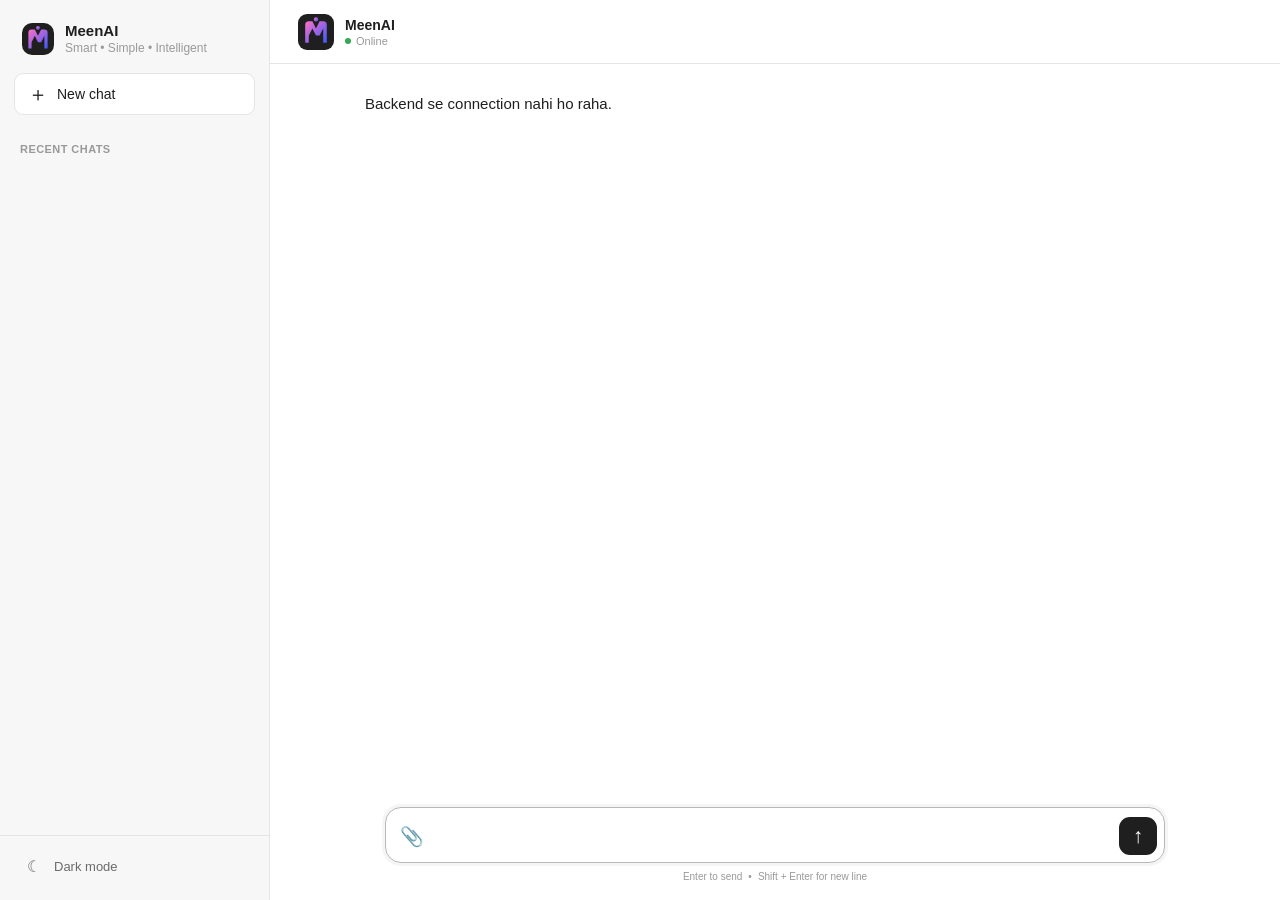
<file: frontend/index.html>
<!DOCTYPE html>
<html lang="en">

<head>
    <meta charset="UTF-8">
    <meta name="viewport" content="width=device-width, initial-scale=1.0">

    <title>MeenAI</title>
    <link rel="icon" href="data:image/svg+xml,<svg xmlns='http://www.w3.org/2000/svg' viewBox='0 0 100 100'><defs><linearGradient id='g' x1='0%25' y1='0%25' x2='100%25' y2='100%25'><stop offset='0%25' stop-color='%23ff6ec7'/><stop offset='100%25' stop-color='%233d5afe'/></linearGradient></defs><path d='M20 80 L20 30 Q20 20 30 20 L40 20 L50 40 L60 20 L70 20 Q80 20 80 30 L80 80 L70 80 L70 40 L60 60 L50 60 L40 40 L30 60 L30 80 Z' fill='url(%23g)'/></svg>">

    <link rel="stylesheet" href="style.css">
</head>

<body>

<div class="app">

    <!-- SIDEBAR -->
    <aside class="sidebar">

        <div class="sidebar-top">

            <div class="brand">
                <!-- SVG Logo -->
                <svg class="brand-icon" viewBox="0 0 100 100" xmlns="http://www.w3.org/2000/svg">
                    <defs>
                        <linearGradient id="grad1" x1="0%" y1="0%" x2="100%" y2="100%">
                            <stop offset="0%" style="stop-color:#ff6ec7;stop-opacity:1" />
                            <stop offset="100%" style="stop-color:#3d5afe;stop-opacity:1" />
                        </linearGradient>
                    </defs>
                    <path d="M20 80 L20 30 Q20 20 30 20 L40 20 L50 40 L60 20 L70 20 Q80 20 80 30 L80 80 L70 80 L70 40 L60 60 L50 60 L40 40 L30 60 L30 80 Z" fill="url(#grad1)"/>
                    <circle cx="50" cy="15" r="6" fill="url(#grad1)"/>
                </svg>

                <div>
                    <div class="brand-name">MeenAI</div>
                    <div class="brand-subtitle">Smart • Simple • Intelligent</div>
                </div>
            </div>

            <button id="newChatButton" class="new-chat-button">
                <span>＋</span>
                <span>New chat</span>
            </button>

        </div>

        <div class="history-section">

            <div class="history-label">
                Recent chats
            </div>

            <div id="chatHistory" class="chat-history"></div>

        </div>

        <div class="sidebar-bottom">

            <button id="themeButton" class="sidebar-action">
                <span id="themeIcon">☾</span>
                <span id="themeText">Dark mode</span>
            </button>

        </div>

    </aside>


    <!-- MAIN -->
    <section class="chat-section">

        <!-- HEADER -->
        <header class="header">

            <div class="header-left">

                <!-- SVG Logo Header -->
                <svg class="assistant-avatar" viewBox="0 0 100 100" xmlns="http://www.w3.org/2000/svg">
                    <defs>
                        <linearGradient id="grad2" x1="0%" y1="0%" x2="100%" y2="100%">
                            <stop offset="0%" style="stop-color:#ff6ec7;stop-opacity:1" />
                            <stop offset="100%" style="stop-color:#3d5afe;stop-opacity:1" />
                        </linearGradient>
                    </defs>
                    <path d="M20 80 L20 30 Q20 20 30 20 L40 20 L50 40 L60 20 L70 20 Q80 20 80 30 L80 80 L70 80 L70 40 L60 60 L50 60 L40 40 L30 60 L30 80 Z" fill="url(#grad2)"/>
                    <circle cx="50" cy="15" r="6" fill="url(#grad2)"/>
                </svg>

                <div>
                    <div class="header-title">
                        MeenAI
                    </div>

                    <div class="online-status">
                        <span class="status-dot"></span>
                        Online
                    </div>
                </div>

            </div>

        </header>


        <!-- CHAT -->
        <main id="chatBox" class="chat-box">

            <div class="welcome-container">

                <!-- SVG Logo Welcome -->
                <svg class="welcome-icon" viewBox="0 0 100 100" xmlns="http://www.w3.org/2000/svg">
                    <defs>
                        <linearGradient id="grad3" x1="0%" y1="0%" x2="100%" y2="100%">
                            <stop offset="0%" style="stop-color:#ff6ec7;stop-opacity:1" />
                            <stop offset="100%" style="stop-color:#3d5afe;stop-opacity:1" />
                        </linearGradient>
                    </defs>
                    <path d="M20 80 L20 30 Q20 20 30 20 L40 20 L50 40 L60 20 L70 20 Q80 20 80 30 L80 80 L70 80 L70 40 L60 60 L50 60 L40 40 L30 60 L30 80 Z" fill="url(#grad3)"/>
                    <circle cx="50" cy="15" r="6" fill="url(#grad3)"/>
                </svg>

                <h1>How can I help you?</h1>

                <p>
                    Ask me anything, write code, explain concepts,
                    or help solve a problem.
                </p>

            </div>

        </main>


        <!-- INPUT -->
        <div class="input-wrapper">

            <div
                class="image-preview-container"
                id="imagePreviewContainer">
            </div>

            <div class="input-container">

                <button
                    id="attachButton"
                    class="attach-button"
                    type="button"
                    aria-label="Upload image"
                    title="Upload image">
                    📎
                </button>

                <input
                    type="file"
                    id="imageInput"
                    accept="image/png,image/jpeg,image/webp"
                    hidden
                >

                <textarea
                    id="messageInput"
                    rows="1"
                    placeholder="Message MeenAI..."
                    autocomplete="off">
                </textarea>

                <button
                    id="sendButton"
                    class="send-button"
                    type="button"
                    aria-label="Send message">
                    ↑
                </button>

            </div>

            <div class="input-hint">
                <span>Enter to send</span>
                <span>•</span>
                <span>Shift + Enter for new line</span>
            </div>

        </div>

    </section>

</div>


<script src="script.js"></script>

</body>
</html>
</file>
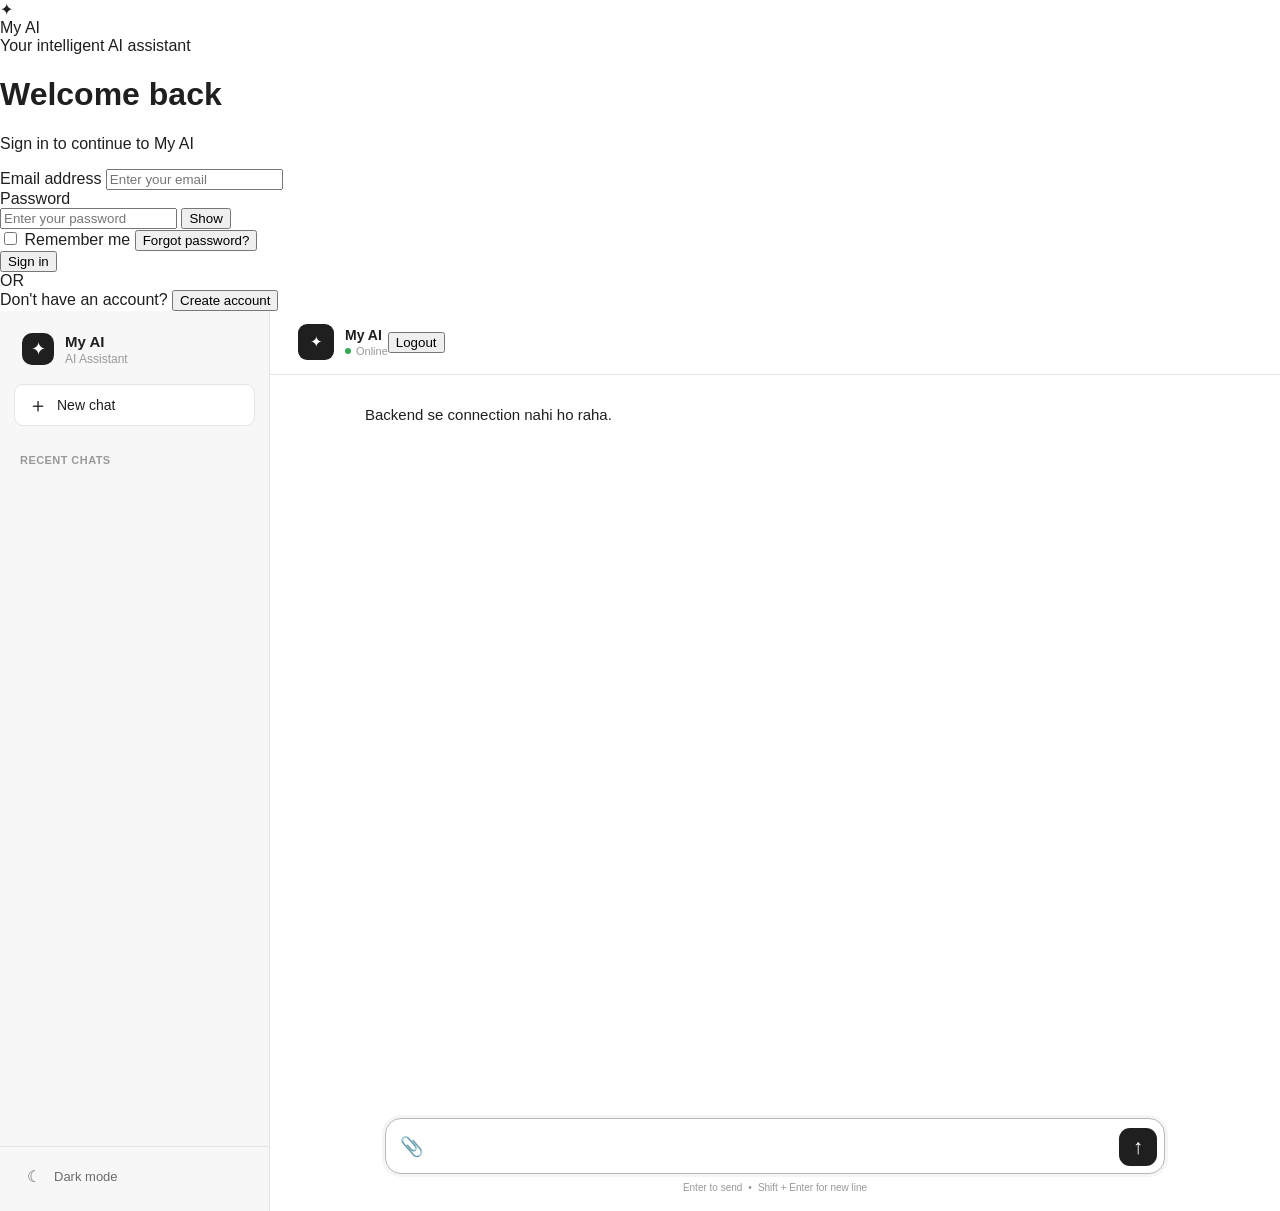
<file: frontend/index_before_auth.html>
<!DOCTYPE html>
<html lang="en">

<head>
    <meta charset="UTF-8">
    <meta name="viewport" content="width=device-width, initial-scale=1.0">

    <title>My AI</title>

    <link rel="stylesheet" href="style.css">
</head>

<body>

<!-- =====================================================
     AUTHENTICATION
===================================================== -->

<div id="authScreen" class="auth-screen">

    <div class="auth-card">

        <!-- LOGO -->

        <div class="auth-logo">
            <div class="auth-logo-icon">✦</div>
        </div>

        <div class="auth-brand">
            <div class="auth-brand-name">My AI</div>
            <div class="auth-brand-subtitle">
                Your intelligent AI assistant
            </div>
        </div>


        <!-- ================= LOGIN ================= -->

        <div id="loginView" class="auth-view">

            <div class="auth-heading">
                <h1>Welcome back</h1>

                <p>
                    Sign in to continue to My AI
                </p>
            </div>


            <form id="loginForm">

                <div class="form-group">

                    <label for="loginEmail">
                        Email address
                    </label>

                    <input
                        type="email"
                        id="loginEmail"
                        name="email"
                        placeholder="Enter your email"
                        autocomplete="email"
                        required
                    >

                </div>


                <div class="form-group">

                    <label for="loginPassword">
                        Password
                    </label>

                    <div class="password-wrapper">

                        <input
                            type="password"
                            id="loginPassword"
                            name="password"
                            placeholder="Enter your password"
                            autocomplete="current-password"
                            required
                        >

                        <button
                            type="button"
                            class="password-toggle"
                            data-target="loginPassword"
                            aria-label="Show password">
                            Show
                        </button>

                    </div>

                </div>


                <div class="auth-options">

                    <label class="remember-me">

                        <input
                            type="checkbox"
                            id="rememberMe"
                        >

                        <span>Remember me</span>

                    </label>


                    <button
                        type="button"
                        id="forgotPasswordButton"
                        class="forgot-password">
                        Forgot password?
                    </button>

                </div>


                <button
                    type="submit"
                    class="auth-submit-button">
                    Sign in
                </button>

            </form>


            <div
                id="loginMessage"
                class="auth-message">
            </div>


            <div class="auth-divider">
                <span>OR</span>
            </div>


            <div class="auth-switch">

                <span>
                    Don't have an account?
                </span>

                <button
                    type="button"
                    id="showRegisterButton">
                    Create account
                </button>

            </div>

        </div>


        <!-- ================= REGISTER ================= -->

        <div
            id="registerView"
            class="auth-view"
            hidden>

            <div class="auth-heading">

                <h1>Create your account</h1>

                <p>
                    Get started with My AI
                </p>

            </div>


            <form id="registerForm">

                <div class="form-group">

                    <label for="registerName">
                        Full name
                    </label>

                    <input
                        type="text"
                        id="registerName"
                        name="name"
                        placeholder="Enter your full name"
                        autocomplete="name"
                        maxlength="100"
                        required
                    >

                </div>


                <div class="form-group">

                    <label for="registerEmail">
                        Email address
                    </label>

                    <input
                        type="email"
                        id="registerEmail"
                        name="email"
                        placeholder="Enter your email"
                        autocomplete="email"
                        maxlength="255"
                        required
                    >

                </div>


                <div class="form-group">

                    <label for="registerPassword">
                        Password
                    </label>

                    <div class="password-wrapper">

                        <input
                            type="password"
                            id="registerPassword"
                            name="password"
                            placeholder="Create a password"
                            autocomplete="new-password"
                            required
                        >

                        <button
                            type="button"
                            class="password-toggle"
                            data-target="registerPassword"
                            aria-label="Show password">
                            Show
                        </button>

                    </div>

                    <div class="password-hint">
                        Use at least 8 characters.
                    </div>

                </div>


                <div class="form-group">

                    <label for="confirmPassword">
                        Confirm password
                    </label>

                    <div class="password-wrapper">

                        <input
                            type="password"
                            id="confirmPassword"
                            name="confirmPassword"
                            placeholder="Confirm your password"
                            autocomplete="new-password"
                            required
                        >

                        <button
                            type="button"
                            class="password-toggle"
                            data-target="confirmPassword"
                            aria-label="Show password">
                            Show
                        </button>

                    </div>

                </div>


                <label class="terms-checkbox">

                    <input
                        type="checkbox"
                        id="acceptTerms"
                        required
                    >

                    <span>
                        I agree to the
                        <button
                            type="button"
                            class="inline-link">
                            Terms of Service
                        </button>
                        and
                        <button
                            type="button"
                            class="inline-link">
                            Privacy Policy
                        </button>
                    </span>

                </label>


                <button
                    type="submit"
                    class="auth-submit-button">
                    Create account
                </button>

            </form>


            <div
                id="registerMessage"
                class="auth-message">
            </div>


            <div class="auth-divider">
                <span>OR</span>
            </div>


            <div class="auth-switch">

                <span>
                    Already have an account?
                </span>

                <button
                    type="button"
                    id="showLoginButton">
                    Sign in
                </button>

            </div>

        </div>

    </div>

</div>


<!-- =====================================================
     MAIN APPLICATION
===================================================== -->

<div
    id="appScreen"
    class="app"
    hidden>


    <!-- ================= SIDEBAR ================= -->

    <aside class="sidebar">

        <div class="sidebar-top">

            <div class="brand">

                <div class="brand-icon">
                    ✦
                </div>

                <div>

                    <div class="brand-name">
                        My AI
                    </div>

                    <div class="brand-subtitle">
                        AI Assistant
                    </div>

                </div>

            </div>


            <button
                id="newChatButton"
                class="new-chat-button">

                <span>＋</span>
                <span>New chat</span>

            </button>

        </div>


        <!-- CHAT HISTORY -->

        <div class="history-section">

            <div class="history-label">
                Recent chats
            </div>

            <div
                id="chatHistory"
                class="chat-history">
            </div>

        </div>


        <!-- SIDEBAR BOTTOM -->

        <div class="sidebar-bottom">

            <button
                id="themeButton"
                class="sidebar-action">

                <span id="themeIcon">
                    ☾
                </span>

                <span id="themeText">
                    Dark mode
                </span>

            </button>

        </div>

    </aside>


    <!-- ================= CHAT SECTION ================= -->

    <section class="chat-section">


        <!-- HEADER -->

        <header class="header">

            <div class="header-left">

                <div class="assistant-avatar">
                    ✦
                </div>

                <div>

                    <div class="header-title">
                        My AI
                    </div>

                    <div class="online-status">

                        <span class="status-dot"></span>

                        Online

                    </div>

                </div>

            </div>


            <!-- USER AREA -->

            <div class="header-right">

                <button
                    id="logoutButton"
                    class="logout-button"
                    type="button">
                    Logout
                </button>

            </div>

        </header>


        <!-- ================= CHAT ================= -->

        <main
            id="chatBox"
            class="chat-box">

            <div class="welcome-container">

                <div class="welcome-icon">
                    ✦
                </div>

                <h1>
                    How can I help you?
                </h1>

                <p>
                    Ask me anything, write code, explain concepts,
                    or help solve a problem.
                </p>

            </div>

        </main>


        <!-- ================= INPUT ================= -->

        <div class="input-wrapper">


            <!-- IMAGE PREVIEW -->

            <div
                class="image-preview-container"
                id="imagePreviewContainer">
            </div>


            <div class="input-container">


                <!-- ATTACH -->

                <button
                    id="attachButton"
                    class="attach-button"
                    type="button"
                    aria-label="Upload image"
                    title="Upload image">

                    📎

                </button>


                <input
                    type="file"
                    id="imageInput"
                    accept="image/png,image/jpeg,image/webp"
                    hidden
                >


                <!-- MESSAGE -->

                <textarea
                    id="messageInput"
                    rows="1"
                    placeholder="Message My AI..."
                    autocomplete="off">
                </textarea>


                <!-- SEND -->

                <button
                    id="sendButton"
                    class="send-button"
                    type="button"
                    aria-label="Send message">

                    ↑

                </button>

            </div>


            <div class="input-hint">

                <span>
                    Enter to send
                </span>

                <span>
                    •
                </span>

                <span>
                    Shift + Enter for new line
                </span>

            </div>

        </div>

    </section>

</div>


<!-- =====================================================
     JAVASCRIPT
===================================================== -->

<script src="script.js"></script>


<!-- =====================================================
     AUTH UI SCRIPT
===================================================== -->

<script>

document.addEventListener("DOMContentLoaded", function () {

    const authScreen = document.getElementById("authScreen");
    const appScreen = document.getElementById("appScreen");

    const loginView = document.getElementById("loginView");
    const registerView = document.getElementById("registerView");

    const showRegisterButton =
        document.getElementById("showRegisterButton");

    const showLoginButton =
        document.getElementById("showLoginButton");

    const loginForm =
        document.getElementById("loginForm");

    const registerForm =
        document.getElementById("registerForm");

    const loginMessage =
        document.getElementById("loginMessage");

    const registerMessage =
        document.getElementById("registerMessage");


    /* =================================================
       LOGIN / REGISTER SWITCH
    ================================================= */

    showRegisterButton.addEventListener("click", function () {

        loginView.hidden = true;
        registerView.hidden = false;

        loginMessage.textContent = "";
        registerMessage.textContent = "";

    });


    showLoginButton.addEventListener("click", function () {

        registerView.hidden = true;
        loginView.hidden = false;

        loginMessage.textContent = "";
        registerMessage.textContent = "";

    });


    /* =================================================
       PASSWORD SHOW / HIDE
    ================================================= */

    document
        .querySelectorAll(".password-toggle")
        .forEach(function (button) {

            button.addEventListener("click", function () {

                const targetId =
                    button.getAttribute("data-target");

                const passwordInput =
                    document.getElementById(targetId);

                if (passwordInput.type === "password") {

                    passwordInput.type = "text";

                    button.textContent = "Hide";

                    button.setAttribute(
                        "aria-label",
                        "Hide password"
                    );

                } else {

                    passwordInput.type = "password";

                    button.textContent = "Show";

                    button.setAttribute(
                        "aria-label",
                        "Show password"
                    );

                }

            });

        });


    /* =================================================
       REGISTER UI VALIDATION
    ================================================= */

    registerForm.addEventListener(
        "submit",
        function (event) {

            event.preventDefault();

            const name =
                document.getElementById(
                    "registerName"
                ).value.trim();

            const email =
                document.getElementById(
                    "registerEmail"
                ).value.trim();

            const password =
                document.getElementById(
                    "registerPassword"
                ).value;

            const confirmPassword =
                document.getElementById(
                    "confirmPassword"
                ).value;


            registerMessage.className =
                "auth-message";


            if (!name) {

                registerMessage.textContent =
                    "Please enter your name.";

                registerMessage.classList.add("error");

                return;

            }


            if (!email) {

                registerMessage.textContent =
                    "Please enter your email.";

                registerMessage.classList.add("error");

                return;

            }


            if (password.length < 8) {

                registerMessage.textContent =
                    "Password must contain at least 8 characters.";

                registerMessage.classList.add("error");

                return;

            }


            if (password !== confirmPassword) {

                registerMessage.textContent =
                    "Passwords do not match.";

                registerMessage.classList.add("error");

                return;

            }


            registerMessage.textContent =
                "Registration UI is ready. Backend connection will be added next.";

            registerMessage.classList.add("success");

        }
    );


    /* =================================================
       LOGIN UI
    ================================================= */

    loginForm.addEventListener(
        "submit",
        function (event) {

            event.preventDefault();

            const email =
                document.getElementById(
                    "loginEmail"
                ).value.trim();

            const password =
                document.getElementById(
                    "loginPassword"
                ).value;


            loginMessage.className =
                "auth-message";


            if (!email) {

                loginMessage.textContent =
                    "Please enter your email.";

                loginMessage.classList.add("error");

                return;

            }


            if (!password) {

                loginMessage.textContent =
                    "Please enter your password.";

                loginMessage.classList.add("error");

                return;

            }


            loginMessage.textContent =
                "Login UI is ready. Backend connection will be added next.";

            loginMessage.classList.add("success");

        }
    );


    /* =================================================
       LOGOUT
    ================================================= */

    const logoutButton =
        document.getElementById("logoutButton");


    if (logoutButton) {

        logoutButton.addEventListener(
            "click",
            function () {

                appScreen.hidden = true;
                authScreen.hidden = false;

                registerView.hidden = true;
                loginView.hidden = false;

            }
        );

    }


    /* =================================================
       FORGOT PASSWORD
    ================================================= */

    const forgotPasswordButton =
        document.getElementById(
            "forgotPasswordButton"
        );


    if (forgotPasswordButton) {

        forgotPasswordButton.addEventListener(
            "click",
            function () {

                loginMessage.className =
                    "auth-message";

                loginMessage.textContent =
                    "Password recovery will be added later.";

                loginMessage.classList.add(
                    "info"
                );

            }
        );

    }

});

</script>

</body>
</html>
</file>
<file: frontend/style.css>
/* =========================================
   MY AI - COMPLETE UI
========================================= */

* {
    box-sizing: border-box;
}

:root {
    --bg: #ffffff;
    --sidebar: #f7f7f8;
    --surface: #ffffff;
    --surface-soft: #f5f5f5;
    --border: #e5e5e5;
    --border-soft: #eeeeee;

    --text: #1f1f1f;
    --text-secondary: #6b6b6b;
    --text-muted: #999999;

    --accent: #1f1f1f;
    --accent-text: #ffffff;

    --user-bg: #f0f0f0;
    --ai-bg: transparent;

    --code-bg: #171717;
    --code-header: #222222;
    --code-text: #eeeeee;

    --shadow: 0 1px 3px rgba(0, 0, 0, 0.06);
}

body.dark {
    --bg: #212121;
    --sidebar: #171717;
    --surface: #212121;
    --surface-soft: #2a2a2a;
    --border: #353535;
    --border-soft: #303030;

    --text: #eeeeee;
    --text-secondary: #aaaaaa;
    --text-muted: #777777;

    --accent: #eeeeee;
    --accent-text: #171717;

    --user-bg: #303030;
    --ai-bg: transparent;

    --code-bg: #111111;
    --code-header: #1c1c1c;
    --code-text: #eeeeee;

    --shadow: none;
}


/* =========================================
   BODY
========================================= */

html,
body {
    width: 100%;
    height: 100%;
    margin: 0;
    padding: 0;
}

body {
    font-family:
        Inter,
        -apple-system,
        BlinkMacSystemFont,
        "Segoe UI",
        Roboto,
        Helvetica,
        Arial,
        sans-serif;

    background: var(--bg);
    color: var(--text);

    overflow: hidden;

    transition:
        background 0.2s ease,
        color 0.2s ease;
}


/* =========================================
   APP
========================================= */

.app {
    width: 100%;
    height: 100vh;

    display: flex;

    background: var(--bg);
}


/* =========================================
   SIDEBAR
========================================= */

.sidebar {
    width: 270px;
    height: 100vh;

    flex-shrink: 0;

    display: flex;
    flex-direction: column;

    background: var(--sidebar);

    border-right: 1px solid var(--border);

    transition:
        background 0.2s ease,
        border-color 0.2s ease;
}

.sidebar-top {
    padding: 18px 14px 12px;
}


/* =========================================
   BRAND
========================================= */

.brand {
    display: flex;
    align-items: center;

    gap: 11px;

    padding: 4px 8px 18px;
}

.brand-icon {
    width: 34px;
    height: 34px;

    display: flex;
    align-items: center;
    justify-content: center;

    border-radius: 10px;

    background: var(--accent);
    color: var(--accent-text);

    font-size: 18px;
}

.brand-name {
    font-size: 15px;
    font-weight: 650;

    color: var(--text);
}

.brand-subtitle {
    margin-top: 2px;

    font-size: 12px;

    color: var(--text-muted);
}


/* =========================================
   NEW CHAT
========================================= */

.new-chat-button {
    width: 100%;
    height: 42px;

    display: flex;
    align-items: center;

    gap: 9px;

    padding: 0 13px;

    border: 1px solid var(--border);
    border-radius: 9px;

    background: var(--surface);

    color: var(--text);

    font-size: 14px;
    font-weight: 500;

    cursor: pointer;

    transition:
        background 0.15s ease,
        border-color 0.15s ease,
        transform 0.1s ease;
}

.new-chat-button:hover {
    background: var(--surface-soft);
}

.new-chat-button:active {
    transform: scale(0.99);
}

.new-chat-button span:first-child {
    font-size: 20px;
    line-height: 1;
}


/* =========================================
   HISTORY
========================================= */

.history-section {
    flex: 1;

    min-height: 0;

    padding: 8px 10px;

    overflow: hidden;
}

.history-label {
    padding: 8px 10px;

    color: var(--text-muted);

    font-size: 11px;
    font-weight: 650;

    text-transform: uppercase;
    letter-spacing: 0.04em;
}

.chat-history {
    height: calc(100% - 32px);

    overflow-y: auto;

    padding: 0 2px;
}

.chat-history-item {
    width: 100%;

    padding: 10px 11px;

    margin-bottom: 2px;

    border-radius: 8px;

    color: var(--text-secondary);

    font-size: 13px;

    white-space: nowrap;
    overflow: hidden;
    text-overflow: ellipsis;

    cursor: pointer;

    transition:
        background 0.15s ease,
        color 0.15s ease;
}

.chat-history-item:hover {
    background: var(--surface-soft);
    color: var(--text);
}

.chat-history-item.active {
    background: var(--surface-soft);
    color: var(--text);
    font-weight: 500;
}


/* =========================================
   SIDEBAR BOTTOM
========================================= */

.sidebar-bottom {
    padding: 10px 14px 14px;

    border-top: 1px solid var(--border);
}

.sidebar-action {
    width: 100%;

    height: 40px;

    display: flex;
    align-items: center;

    gap: 10px;

    padding: 0 10px;

    border: none;
    border-radius: 8px;

    background: transparent;

    color: var(--text-secondary);

    font-size: 13px;

    cursor: pointer;

    text-align: left;
}

.sidebar-action:hover {
    background: var(--surface-soft);
    color: var(--text);
}

#themeIcon {
    width: 20px;

    text-align: center;

    font-size: 16px;
}


/* =========================================
   MAIN CHAT
========================================= */

.chat-section {
    flex: 1;

    min-width: 0;

    height: 100vh;

    display: flex;
    flex-direction: column;

    background: var(--bg);
}


/* =========================================
   HEADER
========================================= */

.header {
    height: 64px;

    flex-shrink: 0;

    display: flex;
    align-items: center;

    padding: 0 28px;

    border-bottom: 1px solid var(--border);

    background: var(--surface);
}

.header-left {
    display: flex;
    align-items: center;

    gap: 11px;
}

.assistant-avatar {
    width: 32px;
    height: 32px;

    display: flex;
    align-items: center;
    justify-content: center;

    border-radius: 9px;

    background: var(--accent);
    color: var(--accent-text);

    font-size: 15px;
}

.header-title {
    font-size: 14px;
    font-weight: 600;
}

.online-status {
    display: flex;
    align-items: center;

    gap: 5px;

    margin-top: 2px;

    color: var(--text-muted);

    font-size: 11px;
}

.status-dot {
    width: 6px;
    height: 6px;

    border-radius: 50%;

    background: #35a854;
}


/* =========================================
   CHAT BOX
========================================= */

.chat-box {
    flex: 1;

    min-height: 0;

    overflow-y: auto;

    padding: 28px 24px 40px;

    background: var(--bg);
}


/* =========================================
   WELCOME
========================================= */

.welcome-container {
    width: min(680px, 100%);

    margin: 16vh auto 0;

    text-align: center;
}

.welcome-icon {
    width: 48px;
    height: 48px;

    display: flex;
    align-items: center;
    justify-content: center;

    margin: 0 auto 18px;

    border-radius: 14px;

    background: var(--accent);
    color: var(--accent-text);

    font-size: 22px;
}

.welcome-container h1 {
    margin: 0;

    font-size: 28px;
    line-height: 1.2;

    letter-spacing: -0.02em;
}

.welcome-container p {
    margin: 10px auto 0;

    max-width: 500px;

    color: var(--text-secondary);

    font-size: 14px;
    line-height: 1.6;
}


/* =========================================
   MESSAGE
========================================= */

.message {
    width: min(820px, 100%);

    margin: 0 auto 18px;

    font-size: 15px;

    line-height: 1.62;

    word-break: break-word;
}

.user-message {
    width: fit-content;
    max-width: min(720px, 85%);

    margin-left: auto;
    margin-right: max(0px, calc((100% - 820px) / 2));

    padding: 10px 14px;

    border-radius: 15px;

    background: var(--user-bg);

    color: var(--text);
}

.ai-message {
    padding: 0;

    background: var(--ai-bg);

    color: var(--text);
}


/* =========================================
   INPUT WRAPPER
========================================= */

.input-wrapper {
    flex-shrink: 0;

    width: min(820px, 100%);

    margin: 0 auto;

    padding: 8px 20px 18px;

    background: var(--bg);
}


/* =========================================
   IMAGE PREVIEW CONTAINER
========================================= */

.image-preview-container {
    margin-bottom: 8px;

    display: none;
}

.image-preview-container.has-image {
    display: block;
}


/* =========================================
   IMAGE PREVIEW
========================================= */

.image-preview {
    width: fit-content;
    max-width: 320px;

    display: flex;
    align-items: center;

    gap: 9px;

    padding: 7px;

    border: 1px solid var(--border);

    border-radius: 10px;

    background: var(--surface);

    box-shadow: var(--shadow);
}

.image-preview img {
    width: 54px;
    height: 54px;

    object-fit: cover;

    border-radius: 7px;

    display: block;
}

.image-preview-info {
    min-width: 0;

    display: flex;
    align-items: center;

    gap: 8px;
}

.image-preview-info span {
    max-width: 180px;

    overflow: hidden;

    white-space: nowrap;

    text-overflow: ellipsis;

    color: var(--text-secondary);

    font-size: 12px;
}


/* =========================================
   REMOVE IMAGE BUTTON
========================================= */

#removeImageButton {
    width: 26px;
    height: 26px;

    flex-shrink: 0;

    display: flex;
    align-items: center;
    justify-content: center;

    border: none;

    border-radius: 50%;

    background: var(--surface-soft);

    color: var(--text-secondary);

    font-size: 18px;

    line-height: 1;

    cursor: pointer;

    transition:
        background 0.15s ease,
        color 0.15s ease;
}

#removeImageButton:hover {
    background: var(--border);

    color: var(--text);
}


/* =========================================
   INPUT CONTAINER
========================================= */

.input-container {
    min-height: 54px;

    display: flex;
    align-items: flex-end;

    gap: 7px;

    padding: 7px;

    border: 1px solid var(--border);

    border-radius: 16px;

    background: var(--surface);

    box-shadow: var(--shadow);

    transition:
        border-color 0.15s ease,
        box-shadow 0.15s ease;
}

.input-container:focus-within {
    border-color: #b8b8b8;

    box-shadow:
        0 0 0 3px rgba(128, 128, 128, 0.08);
}


/* =========================================
   IMAGE ATTACH BUTTON
========================================= */

.attach-button {
    width: 38px;
    height: 38px;

    flex-shrink: 0;

    display: flex;
    align-items: center;
    justify-content: center;

    border: none;

    border-radius: 11px;

    background: transparent;

    color: var(--text-secondary);

    font-size: 19px;

    cursor: pointer;

    transition:
        background 0.15s ease,
        color 0.15s ease,
        transform 0.1s ease;
}

.attach-button:hover {
    background: var(--surface-soft);

    color: var(--text);
}

.attach-button:active {
    transform: scale(0.94);
}


/* =========================================
   MESSAGE TEXTAREA
========================================= */

#messageInput {
    flex: 1;

    min-width: 0;

    min-height: 38px;
    max-height: 160px;

    resize: none;

    padding: 9px 0;

    border: none;

    outline: none;

    background: transparent;

    color: var(--text);

    font-family: inherit;

    font-size: 15px;

    line-height: 1.45;
}

#messageInput::placeholder {
    color: var(--text-muted);
}


/* =========================================
   SEND BUTTON
========================================= */

.send-button {
    width: 38px;
    height: 38px;

    flex-shrink: 0;

    display: flex;
    align-items: center;
    justify-content: center;

    border: none;

    border-radius: 11px;

    background: var(--accent);

    color: var(--accent-text);

    font-size: 21px;

    font-weight: 500;

    cursor: pointer;

    transition:
        opacity 0.15s ease,
        transform 0.1s ease;
}

.send-button:hover {
    opacity: 0.82;
}

.send-button:active {
    transform: scale(0.95);
}

.send-button:disabled {
    opacity: 0.45;

    cursor: not-allowed;
}


/* =========================================
   INPUT HINT
========================================= */

.input-hint {
    display: flex;

    justify-content: center;

    gap: 6px;

    margin-top: 8px;

    color: var(--text-muted);

    font-size: 10px;
}


/* =========================================
   THINKING
========================================= */

.thinking-message {
    display: flex;

    align-items: center;

    gap: 5px;

    min-height: 28px;
}

.thinking-text {
    margin-left: 5px;

    color: var(--text-secondary);

    font-size: 13px;
}

.thinking-dot {
    width: 6px;
    height: 6px;

    border-radius: 50%;

    background: var(--text-secondary);

    animation: thinking 1.2s infinite ease-in-out;
}

.thinking-dot:nth-child(2) {
    animation-delay: 0.15s;
}

.thinking-dot:nth-child(3) {
    animation-delay: 0.30s;
}

@keyframes thinking {

    0%,
    60%,
    100% {
        opacity: 0.25;
        transform: translateY(0);
    }

    30% {
        opacity: 1;
        transform: translateY(-3px);
    }
}


/* =========================================
   MARKDOWN
========================================= */

.ai-message p {
    margin: 0 0 12px;
}

.ai-message p:last-child {
    margin-bottom: 0;
}

.ai-message strong {
    font-weight: 650;
}

.ai-message h1,
.ai-message h2,
.ai-message h3 {
    margin: 22px 0 9px;

    line-height: 1.3;
}

.ai-message h1 {
    font-size: 23px;
}

.ai-message h2 {
    font-size: 19px;
}

.ai-message h3 {
    font-size: 16px;
}

.ai-message ul,
.ai-message ol {
    margin: 8px 0 14px;

    padding-left: 24px;
}

.ai-message li {
    margin: 4px 0;

    padding-left: 3px;
}

.inline-code {
    padding: 2px 6px;

    border-radius: 5px;

    background: var(--surface-soft);

    font-family:
        Consolas,
        Monaco,
        "Courier New",
        monospace;

    font-size: 0.9em;
}


/* =========================================
   CODE BLOCK
========================================= */

.code-block {
    width: 100%;

    margin: 13px 0 16px;

    overflow: hidden;

    border: 1px solid #303030;

    border-radius: 10px;

    background: var(--code-bg);

    box-shadow:
        0 2px 8px rgba(0, 0, 0, 0.08);
}

.code-header {
    height: 38px;

    display: flex;

    align-items: center;

    justify-content: space-between;

    padding: 0 10px 0 13px;

    background: var(--code-header);

    border-bottom: 1px solid #303030;
}

.code-language {
    color: #a8a8a8;

    font-family:
        Inter,
        sans-serif;

    font-size: 11px;

    text-transform: lowercase;
}

.copy-code-button {
    height: 27px;

    display: inline-flex;

    align-items: center;

    padding: 0 9px;

    border: 1px solid #494949;

    border-radius: 6px;

    background: #303030;

    color: #e5e5e5;

    font-family: inherit;

    font-size: 11px;

    font-weight: 500;

    cursor: pointer;

    transition:
        background 0.15s ease,
        border-color 0.15s ease;
}

.copy-code-button:hover {
    background: #3b3b3b;

    border-color: #5b5b5b;
}

.copy-code-button.copied {
    background: #303030;

    color: #8fd694;
}

.code-block pre {
    margin: 0;

    padding: 15px 16px;

    overflow-x: auto;
}

.code-block code {
    display: block;

    color: var(--code-text);

    font-family:
        Consolas,
        Monaco,
        "Courier New",
        monospace;

    font-size: 13px;

    line-height: 1.58;

    white-space: pre;
}


/* =========================================
   SCROLLBARS
========================================= */

.chat-box::-webkit-scrollbar,
.chat-history::-webkit-scrollbar,
.code-block pre::-webkit-scrollbar {
    width: 7px;

    height: 7px;
}

.chat-box::-webkit-scrollbar-thumb,
.chat-history::-webkit-scrollbar-thumb,
.code-block pre::-webkit-scrollbar-thumb {
    background: #bdbdbd;

    border-radius: 10px;
}

body.dark .chat-box::-webkit-scrollbar-thumb,
body.dark .chat-history::-webkit-scrollbar-thumb {
    background: #444444;
}


/* =========================================
   MOBILE
========================================= */

@media (max-width: 760px) {

    .sidebar {
        width: 220px;
    }

    .header {
        padding: 0 17px;
    }

    .chat-box {
        padding: 22px 15px 30px;
    }

    .input-wrapper {
        padding-left: 12px;
        padding-right: 12px;
    }

    .message {
        font-size: 14px;
    }

    .user-message {
        max-width: 88%;
    }

    .welcome-container {
        margin-top: 12vh;
    }

    .welcome-container h1 {
        font-size: 24px;
    }

    .image-preview {
        max-width: 280px;
    }
}


@media (max-width: 560px) {

    .sidebar {
        display: none;
    }

    .header {
        height: 58px;
    }

    .chat-box {
        padding-left: 12px;
        padding-right: 12px;
    }

    .input-wrapper {
        width: 100%;

        padding-bottom: 10px;
    }

    .input-hint {
        display: none;
    }

    .input-container {
        gap: 5px;

        padding: 6px;
    }

    .attach-button,
    .send-button {
        width: 36px;
        height: 36px;
    }

    #messageInput {
        font-size: 14px;
    }

    .image-preview {
        max-width: 250px;
    }

    .image-preview img {
        width: 48px;
        height: 48px;
    }

    .image-preview-info span {
        max-width: 130px;
    }
}


/* =========================================
   CHAT HISTORY - 3 DOT MENU
========================================= */

.chat-history-item {
    position: relative;
    display: flex;
    align-items: center;
    justify-content: space-between;
    gap: 6px;

    padding: 0;
    margin-bottom: 2px;

    min-height: 40px;

    color: var(--text-secondary);
    font-size: 13px;

    white-space: nowrap;
}

/* Chat title */

.chat-history-title {
    flex: 1;
    min-width: 0;

    padding: 10px 8px 10px 11px;

    overflow: hidden;
    text-overflow: ellipsis;
    white-space: nowrap;

    cursor: pointer;
}

/* =========================================
   THREE DOT BUTTON
========================================= */

.chat-menu-button {
    width: 30px;
    height: 30px;

    flex-shrink: 0;

    display: flex;
    align-items: center;
    justify-content: center;

    margin-right: 5px;

    border: none;
    border-radius: 7px;

    background: transparent;
    color: var(--text-secondary);

    font-size: 18px;
    line-height: 1;

    cursor: pointer;

    opacity: 0;

    transition:
        opacity 0.15s ease,
        background 0.15s ease,
        color 0.15s ease;
}

/* Show 3 dots when hovering chat */

.chat-history-item:hover .chat-menu-button,
.chat-menu-button:focus {
    opacity: 1;
}

.chat-menu-button:hover {
    background: var(--border);
    color: var(--text);
}

/* Active chat */

.chat-history-item.active .chat-menu-button {
    opacity: 1;
}

/* =========================================
   CHAT MENU DROPDOWN
========================================= */

.chat-context-menu {
    position: absolute;

    top: calc(100% - 2px);
    right: 5px;

    z-index: 1000;

    width: 150px;

    padding: 5px;

    border: 1px solid var(--border);

    border-radius: 9px;

    background: var(--surface);

    box-shadow:
        0 8px 25px rgba(0, 0, 0, 0.12);

    animation: chatMenuAppear 0.12s ease;
}

@keyframes chatMenuAppear {
    from {
        opacity: 0;
        transform: translateY(-3px);
    }

    to {
        opacity: 1;
        transform: translateY(0);
    }
}

/* =========================================
   MENU BUTTONS
========================================= */

.chat-context-menu button {
    width: 100%;
    height: 34px;

    display: flex;
    align-items: center;

    gap: 9px;

    padding: 0 9px;

    border: none;
    border-radius: 6px;

    background: transparent;

    color: var(--text);

    font-family: inherit;
    font-size: 13px;

    cursor: pointer;

    text-align: left;
}

.chat-context-menu button:hover {
    background: var(--surface-soft);
}

/* Rename */

.chat-context-menu .rename-chat-button {
    color: var(--text);
}

/* Delete */

.chat-context-menu .delete-chat-button {
    color: #d64545;
}

.chat-context-menu .delete-chat-button:hover {
    background: rgba(214, 69, 69, 0.08);
}

/* =========================================
   RENAME INPUT
========================================= */

.chat-rename-input {
    width: 100%;

    min-width: 0;

    height: 32px;

    padding: 0 8px;

    border: 1px solid var(--border);

    border-radius: 6px;

    outline: none;

    background: var(--surface);

    color: var(--text);

    font-family: inherit;

    font-size: 13px;
}

.chat-rename-input:focus {
    border-color: #aaa;

    box-shadow:
        0 0 0 2px rgba(128, 128, 128, 0.08);
}

/* =========================================
   DARK MODE
========================================= */

body.dark .chat-context-menu {
    box-shadow:
        0 10px 30px rgba(0, 0, 0, 0.45);
}

body.dark .chat-menu-button:hover {
    background: #383838;
}

body.dark .chat-context-menu .delete-chat-button {
    color: #ff7777;
}

/* =========================================
   MOBILE
========================================= */

@media (max-width: 560px) {

    .chat-menu-button {
        opacity: 1;
    }

    .chat-context-menu {
        right: 4px;
    }
}

/* SVG Logo Styling */
.brand-icon {
    width: 32px;
    height: 32px;
    flex-shrink: 0;
}

.assistant-avatar {
    width: 36px;
    height: 36px;
    flex-shrink: 0;
}

.welcome-icon {
    width: 80px;
    height: 80px;
    margin-bottom: 15px;
}
</file>
